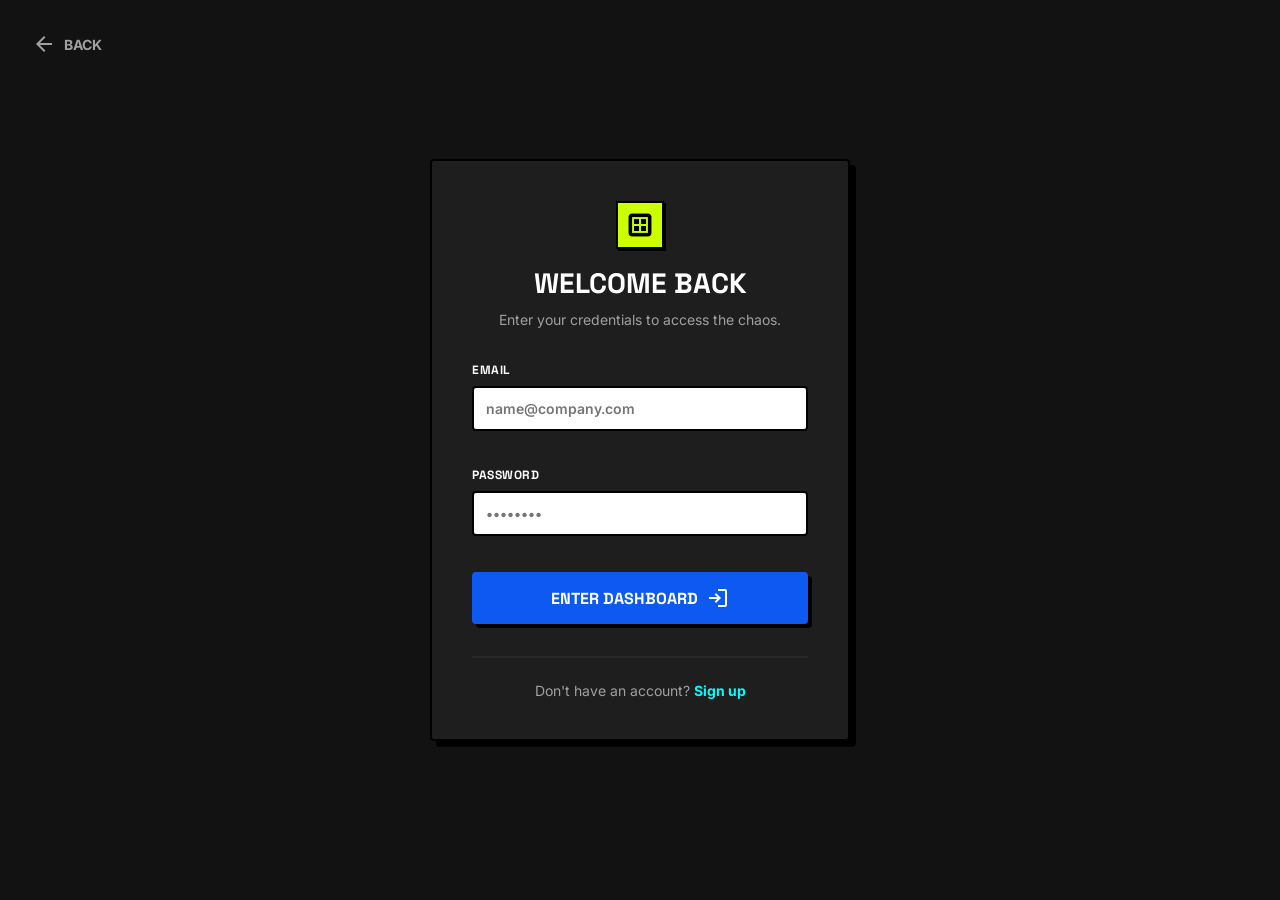
<file: login.html>
<!doctype html>
<html lang="en">
  <head>
    <meta charset="UTF-8" />
    <meta name="viewport" content="width=device-width, initial-scale=1.0" />
    <title>TaskFlow | Login</title>

    <link rel="preconnect" href="https://fonts.googleapis.com" />
    <link rel="preconnect" href="https://fonts.gstatic.com" crossorigin />
    <link
      href="https://fonts.googleapis.com/css2?family=Inter:wght@400;500;600;700&display=swap"
      rel="stylesheet"
    />
    <link
      href="https://fonts.googleapis.com/css2?family=Space+Grotesk:wght@300;400;500;600;700;900&display=swap"
      rel="stylesheet"
    />
    <link
      href="https://fonts.googleapis.com/css2?family=Material+Symbols+Outlined:wght,FILL@100..700,0..1&display=swap"
      rel="stylesheet"
    />

    <link rel="stylesheet" href="scss/main.css" />
  </head>
  <body class="auth-page">
    <a href="index.html" class="btn-back">
      <span class="material-symbols-outlined">arrow_back</span>
      Back
    </a>

    <div class="auth-container">
      <div class="auth-card">
        <div class="auth-header">
          <div class="logo-icon">
            <span class="material-symbols-outlined">dataset</span>
          </div>
          <h2>Welcome Back</h2>
          <p>Enter your credentials to access the chaos.</p>
        </div>

        <form id="login-form">
          <div class="form-group">
            <label for="email">Email</label>
            <input
              type="email"
              id="email"
              class="neo-input"
              placeholder="name@company.com"
              required
            />
          </div>

          <div class="form-group">
            <label for="password">Password</label>
            <input
              type="password"
              id="password"
              class="neo-input"
              placeholder="••••••••"
              required
            />
          </div>

          <button type="submit" class="btn-primary btn-block">
            ENTER DASHBOARD
            <span class="material-symbols-outlined">login</span>
          </button>
        </form>

        <div class="auth-footer">
          <p>Don't have an account? <a href="signup.html">Sign up</a></p>
        </div>
      </div>
    </div>

    <script>
      document.getElementById("login-form").addEventListener("submit", (e) => {
        e.preventDefault();
        // Simula login bem sucedido
        window.location.href = "dashboard.html";
      });
    </script>
  </body>
</html>
</file>
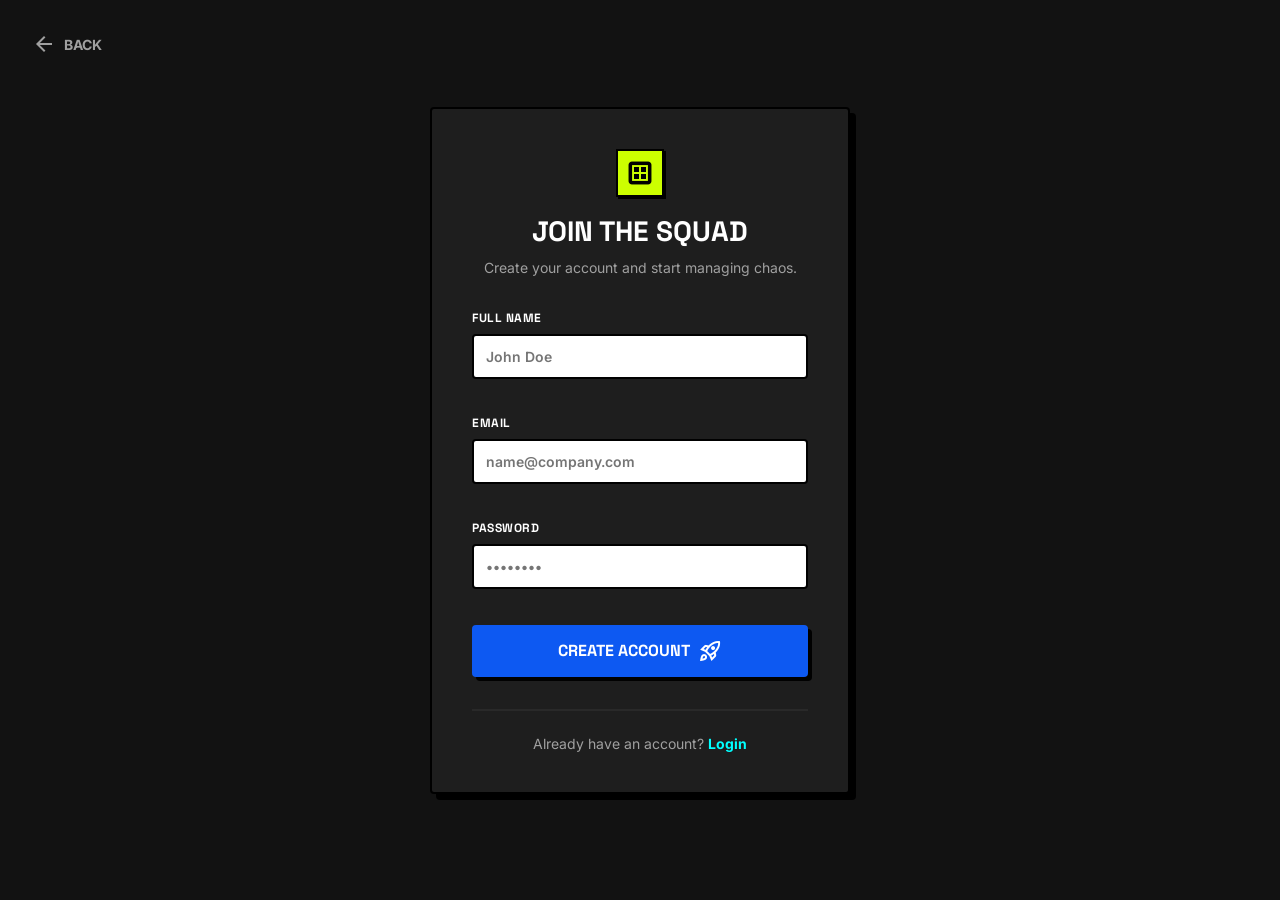
<file: signup.html>
<!doctype html>
<html lang="en">
  <head>
    <meta charset="UTF-8" />
    <meta name="viewport" content="width=device-width, initial-scale=1.0" />
    <title>TaskFlow | Join the Squad</title>

    <link rel="preconnect" href="https://fonts.googleapis.com" />
    <link rel="preconnect" href="https://fonts.gstatic.com" crossorigin />
    <link
      href="https://fonts.googleapis.com/css2?family=Inter:wght@400;500;600;700&display=swap"
      rel="stylesheet"
    />
    <link
      href="https://fonts.googleapis.com/css2?family=Space+Grotesk:wght@300;400;500;600;700;900&display=swap"
      rel="stylesheet"
    />
    <link
      href="https://fonts.googleapis.com/css2?family=Material+Symbols+Outlined:wght,FILL@100..700,0..1&display=swap"
      rel="stylesheet"
    />

    <link rel="stylesheet" href="scss/main.css" />
  </head>
  <body class="auth-page">
    <a href="index.html" class="btn-back">
      <span class="material-symbols-outlined">arrow_back</span>
      Back
    </a>

    <div class="auth-container">
      <div class="auth-card">
        <div class="auth-header">
          <div class="logo-icon">
            <span class="material-symbols-outlined">dataset</span>
          </div>
          <h2>Join the Squad</h2>
          <p>Create your account and start managing chaos.</p>
        </div>

        <form id="signup-form">
          <div class="form-group">
            <label for="name">Full Name</label>
            <input
              type="text"
              id="name"
              class="neo-input"
              placeholder="John Doe"
              required
            />
          </div>

          <div class="form-group">
            <label for="email">Email</label>
            <input
              type="email"
              id="email"
              class="neo-input"
              placeholder="name@company.com"
              required
            />
          </div>

          <div class="form-group">
            <label for="password">Password</label>
            <input
              type="password"
              id="password"
              class="neo-input"
              placeholder="••••••••"
              required
            />
          </div>

          <button type="submit" class="btn-primary btn-block">
            CREATE ACCOUNT
            <span class="material-symbols-outlined">rocket_launch</span>
          </button>
        </form>

        <div class="auth-footer">
          <p>Already have an account? <a href="login.html">Login</a></p>
        </div>
      </div>
    </div>

    <script>
      document.getElementById("signup-form").addEventListener("submit", (e) => {
        e.preventDefault();
        // Simula cadastro e vai para o dashboard
        window.location.href = "dashboard.html";
      });
    </script>
  </body>
</html>
</file>
<file: scss/main.css>
/* RESET */
* {
  margin: 0;
  padding: 0;
  box-sizing: border-box;
}

ul {
  list-style: none;
}

a {
  text-decoration: none;
  color: inherit;
}

button,
input {
  border: none;
  outline: none;
  font-family: inherit;
}

/* GLOBAL */
body {
  background-color: #121212;
  color: #FFFFFF;
  font-family: 'Inter', sans-serif;
  height: 100vh;
  overflow: hidden;
  -webkit-font-smoothing: antialiased;
}

/* --- UTILITÁRIOS --- */
.hidden {
  display: none !important;
}

/* LAYOUT: GRID & APP CONTAINER */
.app-container {
  display: flex;
  height: 100vh;
  width: 100vw;
  background-color: #121212;
  overflow: hidden;
}

.board-view {
  flex: 1;
  display: flex;
  flex-direction: column;
  min-width: 0;
  height: 100%;
  position: relative;
  background-image: radial-gradient(#333 1px, transparent 1px);
  background-size: 20px 20px;
}

/* COMPONENT: SIDEBAR (RESPONSIVO) */
.sidebar {
  width: 280px;
  height: 100%;
  background-color: #1E1E1E;
  border-right: 4px solid #000000;
  display: flex;
  flex-direction: column;
  box-shadow: 6px 6px 0px 0px #000000;
  z-index: 100;
  transition: transform 0.3s cubic-bezier(0.4, 0, 0.2, 1);
}

/* Regra Mobile para Sidebar */
@media (max-width: 1024px) {
  .sidebar {
    position: fixed;
    top: 0;
    left: 0;
    height: 100vh;
    transform: translateX(-100%);
    border-right: 4px solid #000;
  }

  .sidebar.active {
    transform: translateX(0);
    box-shadow: 0 0 0 100vw rgba(0, 0, 0, 0.7);
  }
}

.sidebar .logo-area {
  background-color: #ccff00;
  padding: 24px;
  border-bottom: 4px solid #000000;
  display: flex;
  align-items: center;
  justify-content: space-between;
  /* Ajuste para o botão X */
  gap: 12px;
  color: #000;
}

.sidebar .logo-area .logo-icon {
  background-color: #000;
  color: #fff;
  padding: 8px;
  border: 2px solid #000;
  box-shadow: 2px 2px 0px 0px #000000;
  display: flex;
  align-items: center;
  justify-content: center;
}

.sidebar .logo-area h1 {
  font-family: 'Space Grotesk', sans-serif;
  font-weight: 900;
  text-transform: uppercase;
  font-size: 24px;
  letter-spacing: -1px;
}

/* Botão Fechar Sidebar (Mobile) */
.btn-close-sidebar {
  display: none;
  background: transparent;
  border: none;
  cursor: pointer;
  margin-left: auto;
  color: #000;
}

.btn-close-sidebar .material-symbols-outlined {
  font-size: 28px;
  font-weight: bold;
}

@media (max-width: 1024px) {
  .btn-close-sidebar {
    display: block;
  }
}

.sidebar .main-nav {
  padding: 24px;
  display: flex;
  flex-direction: column;
  gap: 12px;
  border-bottom: 4px solid #000000;
}

.sidebar .main-nav .nav-item {
  display: flex;
  align-items: center;
  gap: 12px;
  padding: 12px 16px;
  border-radius: 4px;
  font-weight: 700;
  transition: all 0.2s ease;
  border: 2px solid transparent;
  color: #A0A0A0;
}

.sidebar .main-nav .nav-item:hover {
  background-color: #2A2A2A;
  color: #FFFFFF;
}

.sidebar .main-nav .nav-item.active {
  background-color: #FFFFFF;
  color: #000;
  border: 2px solid #000000;
  box-shadow: 4px 4px 0px 0px #000000;
  transform: translate(-2px, -2px);
}

.sidebar .active-squad {
  flex: 1;
  padding: 24px;
  overflow-y: auto;
}

.sidebar .active-squad h3 {
  color: #ff00ff;
  font-family: 'Space Grotesk', sans-serif;
  font-weight: 800;
  text-transform: uppercase;
  font-size: 14px;
  margin-bottom: 16px;
  display: flex;
  align-items: center;
  gap: 8px;
}

.sidebar .active-squad .squad-member {
  background-color: #2A2A2A;
  padding: 12px;
  border: 2px solid #000000;
  border-radius: 8px;
  box-shadow: 2px 2px 0px 0px #000000;
  display: flex;
  align-items: center;
  gap: 12px;
  cursor: pointer;
  transition: all 0.2s;
}

.sidebar .active-squad .squad-member:hover {
  border-color: #00ffff;
}

.sidebar .active-squad .squad-member .avatar-wrapper {
  position: relative;
  width: 40px;
  height: 40px;
}

.sidebar .active-squad .squad-member .avatar-wrapper img {
  width: 100%;
  height: 100%;
  border-radius: 50%;
  border: 2px solid #000;
}

.sidebar .active-squad .squad-member .avatar-wrapper::after {
  content: '';
  position: absolute;
  bottom: -2px;
  right: -2px;
  width: 12px;
  height: 12px;
  border-radius: 50%;
  border: 2px solid #000;
}

.sidebar .active-squad .squad-member .avatar-wrapper.neon-green::after {
  background-color: #ccff00;
}

.sidebar .active-squad .squad-member .avatar-wrapper.neon-pink::after {
  background-color: #ff00ff;
}

.sidebar .active-squad .squad-member .avatar-wrapper.neon-blue::after {
  background-color: #00ffff;
}

.sidebar .active-squad .squad-member .member-info {
  display: flex;
  flex-direction: column;
}

.sidebar .active-squad .squad-member .member-info .name {
  font-weight: 700;
  color: #FFFFFF;
  font-size: 14px;
}

.sidebar .active-squad .squad-member .member-info .status {
  font-size: 12px;
  color: #A0A0A0;
}

.sidebar .sidebar-footer {
  padding: 24px;
  background-color: #121212;
  border-top: 4px solid #000000;
}

.sidebar .sidebar-footer .btn-settings {
  width: 100%;
  background-color: #2A2A2A;
  color: #FFFFFF;
  padding: 12px;
  border: 2px solid #000000;
  border-radius: 4px;
  box-shadow: 2px 2px 0px 0px #000000;
  display: flex;
  align-items: center;
  justify-content: center;
  gap: 8px;
}

.sidebar .sidebar-footer .btn-settings:hover {
  background-color: #373737;
  transform: translate(-2px, -2px);
  box-shadow: 4px 4px 0px 0px #000000;
}

/* LAYOUT: HEADER (RESPONSIVO) */
.top-bar {
  height: 80px;
  background-color: #1E1E1E;
  border-bottom: 4px solid #000000;
  display: flex;
  justify-content: space-between;
  align-items: center;
  padding: 0 32px;
  box-shadow: 4px 4px 0px 0px #000000;
  z-index: 50;
  position: relative;
}

@media (max-width: 768px) {
  .top-bar {
    padding: 0 16px;
    gap: 12px;
  }
}

/* BOTÃO MENU MOBILE */
.btn-menu-mobile {
  display: none;
  background: transparent;
  color: #FFFFFF;
  cursor: pointer;
}

@media (max-width: 1024px) {
  .btn-menu-mobile {
    display: flex;
    align-items: center;
    justify-content: center;
  }

  .btn-menu-mobile .material-symbols-outlined {
    font-size: 32px;
  }
}

.top-bar .sprint-info {
  display: flex;
  align-items: center;
  gap: 24px;
}

.top-bar .sprint-info h2 {
  font-family: 'Space Grotesk', sans-serif;
  font-size: 32px;
  font-weight: 900;
  text-transform: uppercase;
  letter-spacing: -1px;
  color: #FFFFFF;
  margin: 0;
}

@media (max-width: 768px) {
  .top-bar .sprint-info h2 {
    font-size: 20px;
  }
}

.top-bar .sprint-info h2 .highlight-blue {
  color: #0d59f2;
}

.top-bar .sprint-info .badge-wrapper {
  display: flex;
  align-items: center;
  gap: 8px;
  padding: 6px 16px;
  background-color: #2A2A2A;
  border: 2px solid #000000;
  border-radius: 50px;
  box-shadow: 2px 2px 0px 0px #000000;
}

@media (max-width: 600px) {
  .top-bar .sprint-info .badge-wrapper {
    padding: 6px;
  }

  .top-bar .sprint-info .badge-wrapper .text {
    display: none;
  }
}

.top-bar .sprint-info .badge-wrapper .dot {
  width: 8px;
  height: 8px;
  background-color: #ccff00;
  border-radius: 50%;
  box-shadow: 0 0 5px #ccff00;
}

.top-bar .sprint-info .badge-wrapper .text {
  font-size: 12px;
  font-weight: 700;
  color: #A0A0A0;
  text-transform: uppercase;
  letter-spacing: 0.5px;
}

.top-bar .actions {
  display: flex;
  align-items: center;
  gap: 24px;
}

@media (max-width: 768px) {
  .top-bar .actions {
    gap: 12px;
  }
}

/* COMPONENT: INPUTS */
.search-wrapper {
  position: relative;
}

@media (max-width: 768px) {
  .search-wrapper {
    display: none;
  }
}

.search-input {
  width: 280px;
  padding: 10px 16px;
  padding-right: 40px;
  background-color: #121212;
  border: 2px solid #000000;
  border-radius: 4px;
  color: #FFFFFF;
  font-family: 'Inter', sans-serif;
  font-weight: 500;
  box-shadow: 2px 2px 0px 0px #000000;
  transition: all 0.2s;
}

.search-input:focus {
  border-color: #ff00ff;
  box-shadow: 4px 4px 0px 0px #000000;
  background-color: #181818;
}

.search-wrapper .search-icon {
  position: absolute;
  right: 12px;
  top: 50%;
  transform: translateY(-50%);
  color: #A0A0A0;
  pointer-events: none;
  font-size: 20px;
}

/* COMPONENT: BUTTONS */
button {
  cursor: pointer;
  transition: all 0.2s ease;
  font-weight: 600;
}

button:active {
  transform: scale(0.98);
}

.btn-primary {
  background-color: #0d59f2;
  color: white;
  padding: 10px 20px;
  border-radius: 4px;
  font-size: 14px;
  display: flex;
  align-items: center;
  gap: 8px;
}

/* Header Specific Button */
#btn-add-task {
  background-color: #0d59f2;
  color: #FFFFFF;
  border: 2px solid #000000;
  box-shadow: 4px 4px 0px 0px #000000;
  border-radius: 4px;
  font-family: 'Space Grotesk', sans-serif;
  font-weight: 700;
  font-size: 14px;
  letter-spacing: 0.5px;
  text-transform: uppercase;
  padding: 12px 24px;
}

@media (max-width: 600px) {
  #btn-add-task {
    padding: 10px;
  }

  #btn-add-task .btn-text {
    display: none;
  }
}

#btn-add-task:hover {
  transform: translate(-2px, -2px);
  box-shadow: 6px 6px 0px 0px #000000;
  background-color: #256af3;
}

#btn-add-task:active {
  transform: translate(0, 0);
  box-shadow: 2px 2px 0px 0px #000000;
}

/* LAYOUT: KANBAN BOARD */
.kanban-board {
  display: flex;
  gap: 32px;
  padding: 32px;
  height: 100%;
  overflow-x: auto;
  overflow-y: hidden;
  align-items: flex-start;
}

.kanban-board::-webkit-scrollbar {
  height: 16px;
}

.kanban-board::-webkit-scrollbar-track {
  background: #1E1E1E;
  border-top: 2px solid #000000;
}

.kanban-board::-webkit-scrollbar-thumb {
  background: #333;
  border: 2px solid #000000;
}

.kanban-board::-webkit-scrollbar-thumb:hover {
  background: #555;
}

.kanban-board .column {
  flex: 0 0 350px;
  max-width: 350px;
  height: 100%;
  display: flex;
  flex-direction: column;
}

.kanban-board .column .column-header {
  background-color: #1E1E1E;
  padding: 16px;
  margin-bottom: 24px;
  display: flex;
  justify-content: space-between;
  align-items: center;
  border: 2px solid #000000;
  box-shadow: 4px 4px 0px 0px #000000;
  font-family: 'Space Grotesk', sans-serif;
  font-weight: 800;
  font-size: 18px;
  text-transform: uppercase;
  letter-spacing: 0.5px;
}

.kanban-board .column .column-header.border-neon-green {
  border-bottom: 4px solid #ccff00;
  color: #ccff00;
}

.kanban-board .column .column-header.border-neon-green .status-dot {
  background-color: #ccff00;
}

.kanban-board .column .column-header.border-neon-pink {
  border-bottom: 4px solid #ff00ff;
  color: #ff00ff;
}

.kanban-board .column .column-header.border-neon-pink .status-dot {
  background-color: #ff00ff;
}

.kanban-board .column .column-header.border-neon-blue {
  border-bottom: 4px solid #0d59f2;
  color: #0d59f2;
}

.kanban-board .column .column-header.border-neon-blue .status-dot {
  background-color: #0d59f2;
}

.kanban-board .column .column-header .header-title {
  display: flex;
  align-items: center;
  gap: 8px;
}

.kanban-board .column .column-header .status-dot {
  width: 12px;
  height: 12px;
  border: 2px solid #000;
  border-radius: 50%;
}

.kanban-board .column .column-header .count {
  background-color: #121212;
  color: #FFFFFF;
  padding: 4px 10px;
  border-radius: 4px;
  font-family: monospace;
  font-size: 14px;
  border: 1px solid #333;
}

.kanban-board .column .task-list {
  flex: 1;
  overflow-y: auto;
  padding-right: 8px;
  padding-bottom: 40px;
  display: flex;
  flex-direction: column;
  gap: 16px;
}

.kanban-board .column .task-list::-webkit-scrollbar {
  width: 8px;
}

.kanban-board .column .task-list::-webkit-scrollbar-track {
  background: transparent;
}

.kanban-board .column .task-list::-webkit-scrollbar-thumb {
  background: #444;
  border-radius: 4px;
}

/* COMPONENT: CARDS */
.task-card {
  background-color: #ffffff;
  border: 2px solid #000000;
  border-radius: 8px;
  box-shadow: 4px 4px 0px 0px #000000;
  padding: 16px;
  margin-bottom: 16px;
  cursor: grab;
  transition: all 0.15s cubic-bezier(0.4, 0, 0.2, 1);
  display: flex;
  flex-direction: column;
  gap: 12px;
  position: relative;
  color: #000;
}

/* Card Colors */
.task-card.bg-yellow {
  background-color: #ffeb3b;
}

.task-card.bg-orange {
  background-color: #ff9800;
}

.task-card.bg-purple {
  background-color: #d0bcff;
}

.task-card.bg-blue {
  background-color: #90caf9;
}

.task-card.bg-pink {
  background-color: #d0bcff;
}

.task-card:hover {
  transform: translate(-2px, -2px);
  box-shadow: 6px 6px 0px 0px #000000;
  z-index: 10;
  border-color: #000;
}

.task-card:active {
  cursor: grabbing;
  transform: translate(0, 0);
  box-shadow: 2px 2px 0px 0px #000000;
}

.task-card.is-dragging {
  opacity: 0.5;
  border: 2px dashed #000;
  background-color: #f0f0f0 !important;
  box-shadow: none;
}

.task-card .card-header {
  display: flex;
  justify-content: space-between;
  align-items: flex-start;
}

.task-card .card-header .tag {
  font-size: 10px;
  font-weight: 800;
  text-transform: uppercase;
  letter-spacing: 0.5px;
  padding: 4px 8px;
  border-radius: 4px;
  border: 1px solid #000000;
  background-color: #fff;
  color: #000;
  box-shadow: 2px 2px 0px 0px #000000;
}

.task-card .card-header .tag.tag-design {
  background-color: #000;
  color: #fff;
  border: none;
}

.task-card .card-header .tag.tag-backend {
  background-color: #000;
  color: #fff;
  border: none;
}

.task-card .card-header .tag.tag-research {
  background-color: #000;
  color: #fff;
  border: none;
}

.task-card .card-header .btn-more {
  width: 24px;
  height: 24px;
  border-radius: 4px;
  background: transparent;
  display: flex;
  align-items: center;
  justify-content: center;
}

.task-card .card-header .btn-more:hover {
  background-color: rgba(0, 0, 0, 0.1);
}

.task-card .card-body h4 {
  font-family: 'Space Grotesk', sans-serif;
  font-size: 16px;
  font-weight: 700;
  margin-bottom: 8px;
  line-height: 1.3;
  color: #000;
}

.task-card .card-body p {
  font-size: 13px;
  font-weight: 500;
  color: rgba(0, 0, 0, 0.8);
  line-height: 1.5;
  display: -webkit-box;
  -webkit-line-clamp: 2;
  -webkit-box-orient: vertical;
  overflow: hidden;
  text-overflow: ellipsis;
}

.task-card .card-body .progress-bar {
  height: 8px;
  width: 100%;
  background-color: rgba(255, 255, 255, 0.5);
  border: 1px solid #000;
  border-radius: 4px;
  margin-top: 8px;
  overflow: hidden;
}

.task-card .card-body .progress-bar .fill {
  height: 100%;
  background-color: #000;
}

.task-card .card-footer {
  display: flex;
  justify-content: space-between;
  align-items: center;
  padding-top: 12px;
  border-top: 2px solid rgba(0, 0, 0, 0.1);
  margin-top: auto;
}

.task-card .card-footer .avatars {
  display: flex;
}

.task-card .card-footer .avatars .avatar-sm {
  width: 24px;
  height: 24px;
  border-radius: 50%;
  border: 2px solid #000;
  margin-left: -8px;
  background-color: #fff;
}

.task-card .card-footer .avatars .avatar-sm:first-child {
  margin-left: 0;
}

.task-card .card-footer .meta-info {
  display: flex;
  align-items: center;
  gap: 4px;
  font-size: 11px;
  font-weight: 700;
  color: #000;
}

.task-card .card-footer .meta-info.badge-ticket {
  background-color: #fff;
  border: 1px solid #000;
  padding: 2px 6px;
  border-radius: 4px;
  box-shadow: 1px 1px 0 #000;
}

/* COMPONENT: MODAL */
.modal-overlay {
  position: fixed;
  top: 0;
  left: 0;
  width: 100%;
  height: 100%;
  background-color: rgba(0, 0, 0, 0.7);
  backdrop-filter: blur(4px);
  z-index: 9999;
  display: flex;
  align-items: center;
  justify-content: center;
  opacity: 0;
  visibility: hidden;
  transition: all 0.2s ease;
}

.modal-overlay.active {
  opacity: 1;
  visibility: visible;
}

.modal-overlay.active .modal-content {
  transform: scale(1) translate(0, 0);
}

.modal-overlay .modal-content {
  width: 100%;
  max-width: 500px;
  background-color: #1E1E1E;
  border: 2px solid #000000;
  box-shadow: 6px 6px 0px 0px #000000;
  padding: 0;
  position: relative;
  transform: scale(0.95) translate(0, 10px);
  transition: all 0.3s cubic-bezier(0.175, 0.885, 0.32, 1.275);
}

.modal-overlay .modal-content .modal-header {
  background-color: #0d59f2;
  padding: 16px 24px;
  display: flex;
  justify-content: space-between;
  align-items: center;
  border-bottom: 2px solid #000000;
}

.modal-overlay .modal-content .modal-header h2 {
  font-family: 'Space Grotesk', sans-serif;
  font-weight: 800;
  text-transform: uppercase;
  font-size: 20px;
  color: #FFFFFF;
  margin: 0;
}

.modal-overlay .modal-content .modal-header .btn-close {
  background: transparent;
  color: #FFFFFF;
  width: 32px;
  height: 32px;
  display: flex;
  align-items: center;
  justify-content: center;
  border-radius: 4px;
}

.modal-overlay .modal-content .modal-header .btn-close:hover {
  background-color: rgba(0, 0, 0, 0.2);
}

.modal-overlay .modal-content form {
  padding: 24px;
}

.modal-overlay .modal-content form .form-group {
  margin-bottom: 20px;
}

.modal-overlay .modal-content form .modal-footer {
  margin-top: 32px;
  display: flex;
  justify-content: flex-end;
}

.modal-overlay .modal-content form .modal-footer button {
  width: 100%;
  justify-content: center;
  padding: 14px;
  font-size: 16px;
}

/* Modal Inputs */
.neo-input,
.neo-textarea,
.neo-select {
  width: 100%;
  background-color: #fff;
  color: #000;
  border: 2px solid #000000;
  border-radius: 4px;
  padding: 12px;
  font-family: 'Inter', sans-serif;
  font-size: 14px;
  font-weight: 600;
  margin-bottom: 16px;
  transition: all 0.2s;
  outline: none;
}

.neo-input:focus {
  transform: translate(-2px, -2px);
  box-shadow: 4px 4px 0px 0px #000000;
  border-color: #0d59f2;
}

label {
  display: block;
  font-family: 'Space Grotesk', sans-serif;
  font-weight: 700;
  font-size: 14px;
  color: #FFFFFF;
  margin-bottom: 8px;
  text-transform: uppercase;
  letter-spacing: 0.5px;
}

/* --- ESTILOS DA LANDING PAGE (ADICIONADO AGORA) --- */

.landing-page {
  background-color: #121212;
  color: #FFFFFF;
  overflow-x: hidden;
  overflow-y: auto !important;
  /* Habilita scroll vertical na Landing */
  height: auto !important;
}

/* NAVBAR */
.landing-nav {
  position: fixed;
  top: 0;
  left: 0;
  width: 100%;
  background-color: rgba(18, 18, 18, 0.9);
  backdrop-filter: blur(10px);
  border-bottom: 4px solid #000;
  z-index: 1000;
  padding: 0 24px;
}

.landing-nav .nav-container {
  max-width: 1200px;
  margin: 0 auto;
  height: 80px;
  display: flex;
  justify-content: space-between;
  align-items: center;
}

.landing-nav .logo-area {
  display: flex;
  align-items: center;
  gap: 12px;
}

.landing-nav .logo-area .logo-icon {
  background-color: #ccff00;
  color: #000;
  width: 40px;
  height: 40px;
  display: flex;
  align-items: center;
  justify-content: center;
  border: 2px solid #000;
  box-shadow: 2px 2px 0px 0px #000000;
}

.landing-nav .logo-area h1 {
  font-family: 'Space Grotesk', sans-serif;
  font-weight: 900;
  font-size: 24px;
  text-transform: uppercase;
  letter-spacing: -1px;
}

.landing-nav .nav-links {
  display: none;
  gap: 32px;
}

@media (min-width: 768px) {
  .landing-nav .nav-links {
    display: flex;
  }
}

.landing-nav .nav-links a {
  font-weight: 700;
  color: #A0A0A0;
  text-transform: uppercase;
  font-size: 14px;
}

.landing-nav .nav-links a:hover {
  color: #FFFFFF;
  text-decoration: underline;
}

.landing-nav .nav-actions {
  display: flex;
  align-items: center;
  gap: 16px;
}

.landing-nav .nav-actions .btn-link {
  font-weight: 700;
}

.landing-nav .nav-actions .btn-link:hover {
  text-decoration: underline;
}

.landing-nav .nav-actions .btn-cta {
  font-family: 'Space Grotesk', sans-serif;
  font-weight: 800;
  border: 2px solid #000;
  box-shadow: 4px 4px 0px 0px #000000;
  background-color: #ccff00;
  color: #000;
}

.landing-nav .nav-actions .btn-cta:hover {
  background-color: #d4ff33;
  box-shadow: 6px 6px 0px 0px #000000;
  transform: translate(-2px, -2px);
}

/* HERO SECTION */
.hero-section {
  padding-top: 140px;
  padding-bottom: 80px;
  min-height: 90vh;
  display: flex;
  flex-direction: column;
  align-items: center;
  text-align: center;
  position: relative;
  overflow: hidden;
}

.hero-section .hero-bg-elements {
  position: absolute;
  z-index: 0;
  top: 0;
  left: 0;
  right: 0;
  bottom: 0;
  pointer-events: none;
}

.hero-section .hero-bg-elements .blob {
  position: absolute;
  border-radius: 50%;
  filter: blur(80px);
  opacity: 0.2;
}

.hero-section .hero-bg-elements .blob-blue {
  width: 300px;
  height: 300px;
  top: 10%;
  right: 10%;
  background: #0d59f2;
}

.hero-section .hero-bg-elements .blob-pink {
  width: 400px;
  height: 400px;
  bottom: 10%;
  left: 10%;
  background: #ff00ff;
}

.hero-section .hero-content {
  z-index: 2;
  max-width: 800px;
  padding: 0 20px;
}

.hero-section .hero-title {
  font-family: 'Space Grotesk', sans-serif;
  font-size: 4rem;
  line-height: 1;
  font-weight: 900;
  text-transform: uppercase;
  margin-bottom: 24px;
}

@media (max-width: 768px) {
  .hero-section .hero-title {
    font-size: 2.5rem;
  }
}

.hero-section .hero-title .highlight-neon {
  color: #ccff00;
}

.hero-section .hero-subtitle {
  font-size: 1.25rem;
  color: #A0A0A0;
  margin-bottom: 40px;
  line-height: 1.6;
  border-left: 4px solid #ff00ff;
  padding-left: 16px;
  text-align: left;
  margin-left: auto;
  margin-right: auto;
  max-width: 600px;
}

.hero-section .hero-buttons {
  display: flex;
  gap: 16px;
  justify-content: center;
  flex-wrap: wrap;
}

.hero-section .hero-buttons .btn-mega {
  padding: 16px 32px;
  font-size: 1.25rem;
  font-weight: 900;
  text-transform: uppercase;
  border: 4px solid #000;
  box-shadow: 6px 6px 0px 0px #000000;
  display: flex;
  align-items: center;
  gap: 8px;
  transition: all 0.2s;
}

.hero-section .hero-buttons .btn-mega:hover {
  transform: translate(-4px, -4px);
  box-shadow: 10px 10px 0 0 #000;
}

.hero-section .hero-buttons .btn-mega:active {
  transform: translate(0, 0);
  box-shadow: 2px 2px 0 0 #000;
}

.hero-section .hero-buttons .btn-pink {
  background-color: #ff00ff;
  color: #000;
}

.hero-section .hero-buttons .btn-white {
  background-color: #fff;
  color: #000;
}

.hero-section .hero-visual {
  margin-top: 60px;
  z-index: 2;
}

.hero-section .hero-visual .mockup-card {
  width: 300px;
  height: 400px;
  background-color: #ffeb3b;
  border: 4px solid #000;
  box-shadow: 6px 6px 0px 0px #000000;
  padding: 24px;
  transform: rotate(3deg);
  transition: transform 0.3s;
  display: flex;
  flex-direction: column;
}

.hero-section .hero-visual .mockup-card:hover {
  transform: rotate(0deg) scale(1.05);
}

.hero-section .hero-visual .mockup-card .card-top {
  display: flex;
  justify-content: space-between;
  align-items: center;
  margin-bottom: 32px;
}

.hero-section .hero-visual .mockup-card .card-top .badge-black {
  background: #000;
  color: #fff;
  padding: 4px 8px;
  font-weight: 700;
  font-size: 12px;
}

.hero-section .hero-visual .mockup-card .card-top .status-dot {
  width: 16px;
  height: 16px;
  border-radius: 50%;
  border: 2px solid #000;
}

.hero-section .hero-visual .mockup-card .card-top .red {
  background-color: #ff4444;
}

.hero-section .hero-visual .mockup-card .lines {
  display: flex;
  flex-direction: column;
  gap: 12px;
  flex: 1;
}

.hero-section .hero-visual .mockup-card .lines .line {
  height: 12px;
  background-color: #000;
  opacity: 0.1;
}

.hero-section .hero-visual .mockup-card .lines .w-full {
  width: 100%;
}

.hero-section .hero-visual .mockup-card .lines .w-80 {
  width: 80%;
}

.hero-section .hero-visual .mockup-card .lines .w-60 {
  width: 60%;
}

.hero-section .hero-visual .mockup-card .card-bottom {
  border-top: 4px solid #000;
  padding-top: 16px;
  display: flex;
  justify-content: space-between;
  align-items: center;
}

.hero-section .hero-visual .mockup-card .card-bottom .tag-done {
  background-color: #00ffff;
  border: 2px solid #000;
  padding: 4px 8px;
  font-weight: 800;
  display: flex;
  align-items: center;
  gap: 4px;
  color: #000;
  box-shadow: 2px 2px 0px 0px #000000;
}

.hero-section .hero-visual .mockup-card .card-bottom .arrow {
  font-size: 32px;
  color: #000;
}

/* MARQUEE */
.marquee-strip {
  background-color: #ccff00;
  border-top: 4px solid #000;
  border-bottom: 4px solid #000;
  padding: 16px 0;
  overflow: hidden;
  white-space: nowrap;
}

.marquee-strip .marquee-content {
  display: inline-block;
  animation: marquee 20s linear infinite;
}

.marquee-strip .marquee-content span {
  font-family: 'Space Grotesk', sans-serif;
  font-weight: 900;
  font-size: 24px;
  color: #000;
  margin-right: 40px;
}

/* FEATURES SECTION */
.features-section {
  padding: 80px 24px;
  background-color: #121212;
  max-width: 1200px;
  margin: 0 auto;
}

.features-section .section-header {
  text-align: center;
  margin-bottom: 60px;
}

.features-section .section-header h2 {
  font-family: 'Space Grotesk', sans-serif;
  font-size: 3rem;
  font-weight: 900;
  text-transform: uppercase;
}

.features-section .features-grid {
  display: grid;
  grid-template-columns: repeat(auto-fit, minmax(300px, 1fr));
  gap: 32px;
}

.features-section .features-grid .feature-card {
  background-color: #121212;
  border: 4px solid;
  padding: 32px;
  box-shadow: 6px 6px 0px 0px #000000;
  transition: transform 0.2s;
}

.features-section .features-grid .feature-card:hover {
  transform: translateY(-8px);
}

.features-section .features-grid .feature-card.border-green {
  border-color: #ccff00;
}

.features-section .features-grid .feature-card.border-green .icon-box {
  background-color: #ccff00;
}

.features-section .features-grid .feature-card.border-green h3 {
  color: #ccff00;
}

.features-section .features-grid .feature-card.border-cyan {
  border-color: #00ffff;
}

.features-section .features-grid .feature-card.border-cyan .icon-box {
  background-color: #00ffff;
}

.features-section .features-grid .feature-card.border-cyan h3 {
  color: #00ffff;
}

.features-section .features-grid .feature-card.border-pink {
  border-color: #ff00ff;
}

.features-section .features-grid .feature-card.border-pink .icon-box {
  background-color: #ff00ff;
}

.features-section .features-grid .feature-card.border-pink h3 {
  color: #ff00ff;
}

.features-section .features-grid .feature-card .icon-box {
  width: 64px;
  height: 64px;
  border: 2px solid #000;
  display: flex;
  align-items: center;
  justify-content: center;
  margin-bottom: 24px;
  box-shadow: 4px 4px 0px 0px #000000;
}

.features-section .features-grid .feature-card .icon-box span {
  font-size: 32px;
  color: #000;
}

.features-section .features-grid .feature-card h3 {
  font-size: 1.5rem;
  font-weight: 900;
  text-transform: uppercase;
  margin-bottom: 16px;
  font-family: 'Space Grotesk', sans-serif;
}

.features-section .features-grid .feature-card p {
  color: #A0A0A0;
  line-height: 1.6;
}

/* STEPS SECTION */
.steps-section {
  background-color: #ccff00;
  color: #000;
  padding: 80px 24px;
  border-top: 4px solid #000;
  border-bottom: 4px solid #000;
}

.steps-section .section-container {
  max-width: 1200px;
  margin: 0 auto;
  display: flex;
  flex-direction: column;
  gap: 40px;
}

@media (min-width: 1024px) {
  .steps-section .section-container {
    flex-direction: row;
    align-items: flex-start;
  }
}

.steps-section .section-title {
  font-family: 'Space Grotesk', sans-serif;
  font-size: 4rem;
  font-weight: 900;
  line-height: 0.9;
  flex: 1;
}

.steps-section .steps-grid {
  flex: 2;
  display: grid;
  grid-template-columns: repeat(auto-fit, minmax(250px, 1fr));
  gap: 24px;
}

.steps-section .steps-grid .step-card {
  background-color: #fff;
  border: 4px solid #000;
  padding: 24px;
  box-shadow: 6px 6px 0px 0px #000000;
  position: relative;
}

.steps-section .steps-grid .step-card .step-number {
  position: absolute;
  top: -20px;
  left: -20px;
  font-size: 4rem;
  font-weight: 900;
  color: transparent;
  -webkit-text-stroke: 2px #000;
}

.steps-section .steps-grid .step-card h4 {
  font-size: 1.25rem;
  font-weight: 900;
  text-transform: uppercase;
  margin-bottom: 8px;
  margin-top: 24px;
}

/* FOOTER */
.landing-footer {
  background-color: #000;
  color: #fff;
  padding: 60px 24px;
  border-top: 4px solid #fff;
}

.landing-footer .footer-content {
  max-width: 1200px;
  margin: 0 auto;
  display: flex;
  flex-direction: column;
  align-items: center;
  gap: 40px;
  text-align: center;
}

@media (min-width: 768px) {
  .landing-footer .footer-content {
    flex-direction: row;
    justify-content: space-between;
    text-align: left;
  }
}

.landing-footer .footer-brand {
  display: flex;
  align-items: center;
  gap: 12px;
}

.landing-footer .footer-brand .logo-box {
  background-color: #ccff00;
  width: 32px;
  height: 32px;
  display: flex;
  align-items: center;
  justify-content: center;
  border: 2px solid #fff;
}

.landing-footer .footer-brand .logo-box span {
  color: #000;
  font-size: 20px;
}

.landing-footer .footer-brand h2 {
  font-weight: 900;
  font-family: 'Space Grotesk', sans-serif;
}

.landing-footer .footer-links {
  display: flex;
  gap: 24px;
}

.landing-footer .footer-links a {
  font-weight: 700;
  text-transform: uppercase;
  color: #A0A0A0;
}

.landing-footer .footer-links a:hover {
  color: #ccff00;
}

.landing-footer .footer-copy {
  color: #A0A0A0;
  font-size: 0.8rem;
}

@keyframes marquee {
  0% {
    transform: translateX(0);
  }

  100% {
    transform: translateX(-50%);
  }
}

/* --- SOCIAL PROOF (LOVED BY BUILDERS) --- */
.reviews-section {
  padding: 80px 24px;
  background-color: #121212;
  max-width: 1200px;
  margin: 0 auto;
}

.reviews-section .section-header {
  text-align: center;
  margin-bottom: 60px;
}

.reviews-section .section-header h2 {
  font-family: 'Space Grotesk', sans-serif;
  font-size: 3rem;
  font-weight: 900;
  text-transform: uppercase;
  color: #FFFFFF;
}

.reviews-section .section-header h2 .highlight-pink {
  color: #ff00ff;
}

.reviews-section .reviews-grid {
  display: grid;
  grid-template-columns: repeat(auto-fit, minmax(300px, 1fr));
  gap: 32px;
}

.reviews-section .reviews-grid .review-card {
  border: 4px solid #000000;
  padding: 24px;
  box-shadow: 4px 4px 0px 0px #000000;
  /* Sombra Neo */
  color: #000000;
  display: flex;
  flex-direction: column;
  gap: 16px;
  transition: transform 0.2s;
}

.reviews-section .reviews-grid .review-card:hover {
  transform: translate(-4px, -4px);
  box-shadow: 8px 8px 0px 0px #000000;
  /* Sombra aumenta no hover */
}

/* Cores dos cards de review */
.reviews-section .reviews-grid .review-card.bg-white {
  background-color: #ffffff;
}

.reviews-section .reviews-grid .review-card.bg-yellow {
  background-color: #ffeb3b;
}

.reviews-section .reviews-grid .review-card .user-info {
  display: flex;
  align-items: center;
  gap: 12px;
  padding-bottom: 16px;
  border-bottom: 2px solid #000000;
}

.reviews-section .reviews-grid .review-card .user-info .avatar {
  width: 48px;
  height: 48px;
  border-radius: 50%;
  border: 2px solid #000000;
  background-color: #eee;
  object-fit: cover;
}

.reviews-section .reviews-grid .review-card .user-info h5 {
  font-family: 'Space Grotesk', sans-serif;
  font-weight: 800;
  font-size: 1.1rem;
  margin: 0;
  line-height: 1.1;
}

.reviews-section .reviews-grid .review-card .user-info small {
  font-family: 'Inter', sans-serif;
  font-weight: 600;
  text-transform: uppercase;
  font-size: 0.8rem;
  opacity: 0.8;
}

.reviews-section .reviews-grid .review-card p {
  font-family: 'Inter', sans-serif;
  font-weight: 600;
  font-size: 1.1rem;
  line-height: 1.5;
}

/* --- FAQ SECTION --- */
.faq-section {
  padding: 80px 24px;
  background-color: #1E1E1E;
  /* Fundo cinza escuro para contraste */
  border-top: 4px solid #000000;
  border-bottom: 4px solid #000000;
}

.faq-section .faq-container {
  max-width: 800px;
  margin: 0 auto;
}

.faq-section h2 {
  font-family: 'Space Grotesk', sans-serif;
  font-size: 3rem;
  font-weight: 900;
  text-align: center;
  margin-bottom: 48px;
  color: #FFFFFF;
  text-transform: uppercase;
}

.faq-section .faq-item {
  background-color: #121212;
  border: 2px solid #000000;
  margin-bottom: 16px;
  box-shadow: 4px 4px 0px 0px #000000;
  transition: all 0.2s ease;
  border-radius: 4px;
}

/* Estado Aberto do FAQ */
.faq-section .faq-item[open] {
  box-shadow: none;
  transform: translate(4px, 4px);
  background-color: #121212;
  border-color: #ccff00;
  /* Borda Verde Neon quando aberto */
}

.faq-section .faq-item summary {
  padding: 20px 24px;
  cursor: pointer;
  font-family: 'Space Grotesk', sans-serif;
  font-weight: 700;
  font-size: 1.25rem;
  color: #FFFFFF;
  display: flex;
  justify-content: space-between;
  align-items: center;
  list-style: none;
}

.faq-section .faq-item summary::-webkit-details-marker {
  display: none;
}

/* Ícone + e - feito com CSS puro */
.faq-section .faq-item summary::after {
  content: '+';
  font-family: 'Space Grotesk', sans-serif;
  font-size: 2rem;
  color: #ccff00;
  /* Verde Neon */
  font-weight: 300;
  line-height: 1;
}

.faq-section .faq-item[open] summary::after {
  content: '-';
  color: #ff00ff;
  /* Rosa Neon */
}

.faq-section .faq-item .faq-content {
  padding: 0 24px 24px 24px;
  color: #A0A0A0;
  line-height: 1.6;
  font-family: 'Inter', sans-serif;
  font-size: 1rem;
}

/* --- PRICING SECTION --- */
.pricing-section {
  padding: 100px 24px;
  background-color: #1E1E1E;
  /* $bg-surface */
  border-top: 4px solid #000000;
  border-bottom: 4px solid #000000;
}

.pricing-section .section-header {
  text-align: center;
  margin-bottom: 60px;
}

.pricing-section .section-header h2 {
  font-family: 'Space Grotesk', sans-serif;
  font-size: 3rem;
  font-weight: 900;
  text-transform: uppercase;
  color: #FFFFFF;
}

.pricing-section .section-header h2 .highlight-neon {
  color: #00ffff;
  /* $color-neon-blue */
}

.pricing-section .pricing-grid {
  display: grid;
  grid-template-columns: repeat(auto-fit, minmax(300px, 1fr));
  gap: 32px;
  max-width: 1200px;
  margin: 0 auto;
}

.pricing-section .pricing-grid .pricing-card {
  background-color: #121212;
  /* $bg-dark */
  border: 4px solid #000000;
  padding: 40px 32px;
  box-shadow: 4px 4px 0px 0px #000000;
  display: flex;
  flex-direction: column;
  position: relative;
  transition: transform 0.2s;
  color: #FFFFFF;
}

.pricing-section .pricing-grid .pricing-card:hover {
  transform: translate(-4px, -4px);
  box-shadow: 8px 8px 0px 0px #000000;
}

/* Card de Destaque (Best Value) */
.pricing-section .pricing-grid .pricing-card.best-value {
  background-color: #FFFFFF;
  color: #000000;
  transform: scale(1.05);
  z-index: 2;
  border-color: #000000;
}

.pricing-section .pricing-grid .pricing-card.best-value:hover {
  transform: scale(1.05) translate(-4px, -4px);
}

.pricing-section .pricing-grid .pricing-card.best-value .price {
  color: #000000;
}

.pricing-section .pricing-grid .pricing-card.best-value .price span {
  color: #666666;
}

.pricing-section .pricing-grid .pricing-card.best-value ul li::before {
  color: #0d59f2;
  /* $color-primary */
}

.pricing-section .pricing-grid .pricing-card.best-value .badge {
  position: absolute;
  top: -16px;
  left: 50%;
  transform: translateX(-50%);
  background-color: #ff00ff;
  /* $color-neon-pink */
  color: #000000;
  font-weight: 800;
  padding: 4px 12px;
  border: 2px solid #000000;
  text-transform: uppercase;
  font-size: 12px;
}

/* Tipografia e Elementos do Card */
.pricing-section .pricing-grid .pricing-card h3 {
  font-family: 'Space Grotesk', sans-serif;
  font-size: 1.5rem;
  font-weight: 900;
  text-transform: uppercase;
  margin-bottom: 16px;
}

.pricing-section .pricing-grid .pricing-card .price {
  font-size: 3.5rem;
  font-weight: 900;
  margin-bottom: 16px;
  font-family: 'Space Grotesk', sans-serif;
}

.pricing-section .pricing-grid .pricing-card .price span {
  font-size: 1rem;
  color: #A0A0A0;
  font-weight: 600;
}

.pricing-section .pricing-grid .pricing-card p {
  font-size: 0.9rem;
  margin-bottom: 32px;
  color: #A0A0A0;
  /* $text-gray */
  font-weight: 500;
  font-family: 'Inter', sans-serif;
}

/* Lista de Benefícios */
.pricing-section .pricing-grid .pricing-card ul {
  list-style: none;
  flex: 1;
  margin-bottom: 32px;
}

.pricing-section .pricing-grid .pricing-card ul li {
  margin-bottom: 12px;
  display: flex;
  align-items: center;
  gap: 8px;
  font-weight: 600;
  font-family: 'Inter', sans-serif;
}

.pricing-section .pricing-grid .pricing-card ul li::before {
  content: '✔';
  color: #ccff00;
  /* $color-neon-green */
  font-weight: 900;
}

/* Botão do Card */
.pricing-section .pricing-grid .pricing-card .btn-price {
  width: 100%;
  padding: 14px;
  text-align: center;
  border: 2px solid #000000;
  font-weight: 800;
  text-transform: uppercase;
  background: transparent;
  color: inherit;
  cursor: pointer;
  transition: all 0.2s;
  font-family: 'Space Grotesk', sans-serif;
  display: block;
  /* Garante que o link ocupe o espaço */
}

.pricing-section .pricing-grid .pricing-card .btn-price:hover {
  background-color: #ccff00;
  /* $color-neon-green */
  color: #000000;
}

.pricing-section .pricing-grid .pricing-card .btn-price.btn-fill {
  background-color: #0d59f2;
  /* $color-primary */
  color: #ffffff;
}

.pricing-section .pricing-grid .pricing-card .btn-price.btn-fill:hover {
  background-color: #256af3;
  /* lighten($color-primary, 5%) */
  color: #ffffff;
}

/* --- ESTILOS DE AUTENTICAÇÃO (LOGIN/SIGNUP) --- */

.auth-page {
  background-color: #121212;
  min-height: 100vh;
  display: flex;
  flex-direction: column;
  align-items: center;
  justify-content: center;
  position: relative;
  padding: 24px;
}

.auth-page .btn-back {
  position: absolute;
  top: 32px;
  left: 32px;
  display: flex;
  align-items: center;
  gap: 8px;
  font-weight: 700;
  color: #A0A0A0;
  text-transform: uppercase;
  font-size: 14px;
  transition: all 0.2s;
}

.auth-page .btn-back:hover {
  color: #FFFFFF;
  transform: translateX(-4px);
}

.auth-page .auth-container {
  width: 100%;
  max-width: 420px;
  position: relative;
  z-index: 2;
}

.auth-page .auth-card {
  background-color: #1E1E1E;
  border: 2px solid #000000;
  box-shadow: 6px 6px 0px 0px #000000;
  padding: 40px;
  border-radius: 4px;
  position: relative;
}

.auth-page .auth-card .auth-header {
  text-align: center;
  margin-bottom: 32px;
  display: flex;
  flex-direction: column;
  align-items: center;
}

.auth-page .auth-card .auth-header .logo-icon {
  width: 48px;
  height: 48px;
  background-color: #ccff00;
  color: #000;
  display: flex;
  align-items: center;
  justify-content: center;
  border: 2px solid #000;
  box-shadow: 2px 2px 0px 0px #000000;
  margin-bottom: 16px;
}

.auth-page .auth-card .auth-header .logo-icon span {
  font-size: 28px;
  font-weight: 900;
}

.auth-page .auth-card .auth-header h2 {
  font-family: 'Space Grotesk', sans-serif;
  font-size: 28px;
  font-weight: 900;
  text-transform: uppercase;
  margin-bottom: 8px;
  color: #FFFFFF;
}

.auth-page .auth-card .auth-header p {
  color: #A0A0A0;
  font-size: 14px;
  line-height: 1.5;
}

.auth-page .auth-card form .form-group {
  margin-bottom: 20px;
}

.auth-page .auth-card form .form-group label {
  margin-bottom: 8px;
  display: block;
  font-size: 12px;
}

.auth-page .auth-card form .btn-block {
  width: 100%;
  justify-content: center;
  padding: 14px;
  font-size: 16px;
  margin-top: 16px;
  text-transform: uppercase;
  font-family: 'Space Grotesk', sans-serif;
  font-weight: 700;
  box-shadow: 4px 4px 0px 0px #000000;
}

.auth-page .auth-card form .btn-block:hover {
  box-shadow: 6px 6px 0px 0px #000000;
  transform: translate(-2px, -2px);
}

.auth-page .auth-card .auth-footer {
  margin-top: 32px;
  text-align: center;
  font-size: 14px;
  color: #A0A0A0;
  border-top: 2px solid rgba(255, 255, 255, 0.05);
  padding-top: 24px;
}

.auth-page .auth-card .auth-footer a {
  color: #00ffff;
  font-weight: 700;
}

.auth-page .auth-card .auth-footer a:hover {
  text-decoration: underline;
}

/* --- ESTILOS DE AUTENTICAÇÃO (LOGIN & SIGNUP) --- */

.auth-page {
  background-color: #121212;
  min-height: 100vh;
  display: flex;
  flex-direction: column;
  align-items: center;
  justify-content: center;
  position: relative;
  padding: 24px;
}

.auth-page .btn-back {
  position: absolute;
  top: 32px;
  left: 32px;
  display: flex;
  align-items: center;
  gap: 8px;
  font-weight: 700;
  color: #A0A0A0;
  text-transform: uppercase;
  font-size: 14px;
  transition: all 0.2s;
}

.auth-page .btn-back:hover {
  color: #FFFFFF;
  transform: translateX(-4px);
}

.auth-page .auth-container {
  width: 100%;
  max-width: 420px;
  position: relative;
  z-index: 2;
}

.auth-page .auth-card {
  background-color: #1E1E1E;
  border: 2px solid #000000;
  box-shadow: 6px 6px 0px 0px #000000;
  padding: 40px;
  border-radius: 4px;
  position: relative;
}

.auth-page .auth-card .auth-header {
  text-align: center;
  margin-bottom: 32px;
  display: flex;
  flex-direction: column;
  align-items: center;
}

.auth-page .auth-card .auth-header .logo-icon {
  width: 48px;
  height: 48px;
  background-color: #ccff00;
  color: #000;
  display: flex;
  align-items: center;
  justify-content: center;
  border: 2px solid #000;
  box-shadow: 2px 2px 0px 0px #000000;
  margin-bottom: 16px;
}

.auth-page .auth-card .auth-header .logo-icon span {
  font-size: 28px;
  font-weight: 900;
}

.auth-page .auth-card .auth-header h2 {
  font-family: 'Space Grotesk', sans-serif;
  font-size: 28px;
  font-weight: 900;
  text-transform: uppercase;
  margin-bottom: 8px;
  color: #FFFFFF;
}

.auth-page .auth-card .auth-header p {
  color: #A0A0A0;
  font-size: 14px;
  line-height: 1.5;
}

.auth-page .auth-card form .form-group {
  margin-bottom: 20px;
}

.auth-page .auth-card form .form-group label {
  margin-bottom: 8px;
  display: block;
  font-size: 12px;
}

.auth-page .auth-card form .btn-block {
  width: 100%;
  justify-content: center;
  padding: 14px;
  font-size: 16px;
  margin-top: 16px;
  text-transform: uppercase;
  font-family: 'Space Grotesk', sans-serif;
  font-weight: 700;
  box-shadow: 4px 4px 0px 0px #000000;
}

.auth-page .auth-card form .btn-block:hover {
  box-shadow: 6px 6px 0px 0px #000000;
  transform: translate(-2px, -2px);
}

.auth-page .auth-card .auth-footer {
  margin-top: 32px;
  text-align: center;
  font-size: 14px;
  color: #A0A0A0;
  border-top: 2px solid rgba(255, 255, 255, 0.05);
  padding-top: 24px;
}

.auth-page .auth-card .auth-footer a {
  color: #00ffff;
  font-weight: 700;
}

.auth-page .auth-card .auth-footer a:hover {
  text-decoration: underline;
}

/* --- ESTILOS DA PÁGINA DE BACKLOG --- */

.backlog-container {
  padding: 32px;
  height: 100%;
  overflow-y: auto;
  /* Permite scroll vertical na lista */
}

/* Container que limita a largura para ficar bonito */
.backlog-container .backlog-list {
  max-width: 900px;
  margin: 0 auto;
  display: flex;
  flex-direction: column;
  gap: 16px;
  padding-bottom: 40px;
}

/* O Card Horizontal do Backlog */
.backlog-card {
  background-color: #ffffff;
  border: 2px solid #000000;
  border-radius: 8px;
  /* $radius-md */
  box-shadow: 4px 4px 0px 0px #000000;
  /* $shadow-neo */
  padding: 16px 24px;
  display: flex;
  align-items: center;
  justify-content: space-between;
  transition: all 0.2s ease;
  cursor: grab;
}

.backlog-card.bg-yellow {
  background-color: #ffeb3b;
}

.backlog-card:hover {
  transform: translate(-2px, -2px);
  box-shadow: 6px 6px 0px 0px #000000;
  border-color: #000;
}

/* Lado Esquerdo do Card (Ícone e Texto) */
.backlog-card .card-left {
  display: flex;
  align-items: center;
  gap: 20px;
}

.backlog-card .card-left .drag-handle {
  color: #A0A0A0;
  cursor: grab;
}

.backlog-card .card-left .card-content h4 {
  font-family: 'Space Grotesk', sans-serif;
  font-size: 16px;
  font-weight: 700;
  margin-bottom: 4px;
  color: #000;
}

.backlog-card .card-left .card-content p {
  font-family: 'Inter', sans-serif;
  font-size: 13px;
  color: rgba(0, 0, 0, 0.6);
  margin: 0;
}

/* Lado Direito do Card (Tags, Avatares, Ações) */
.backlog-card .card-right {
  display: flex;
  align-items: center;
  gap: 24px;
}

/* Responsividade do Card */
@media (max-width: 768px) {
  .backlog-card {
    flex-direction: column;
    align-items: flex-start;
    gap: 16px;
  }

  .backlog-card .card-right {
    width: 100%;
    justify-content: space-between;
    border-top: 1px solid rgba(0, 0, 0, 0.1);
    padding-top: 12px;
  }
}

/* Reutilizando estilos de Tag e Avatar */
.backlog-card .tag {
  font-size: 10px;
  font-weight: 800;
  text-transform: uppercase;
  padding: 4px 8px;
  border-radius: 4px;
  border: 1px solid #000000;
  background-color: #fff;
  color: #000;
  box-shadow: 2px 2px 0px 0px #000000;
}

.backlog-card .tag.tag-backend {
  background-color: #000;
  color: #fff;
  border: none;
}

.backlog-card .tag.tag-design {
  background-color: #000;
  color: #fff;
  border: none;
}

.backlog-card .meta-date {
  display: flex;
  align-items: center;
  gap: 4px;
  font-size: 12px;
  font-weight: 600;
  color: #666;
}

.backlog-card .meta-date .icon-sm {
  font-size: 16px;
}

.backlog-card .avatars .avatar-sm {
  width: 28px;
  height: 28px;
  border-radius: 50%;
  border: 2px solid #000;
  background-color: #fff;
}

.backlog-card .avatars .avatar-sm.empty {
  display: flex;
  align-items: center;
  justify-content: center;
  font-weight: bold;
  font-size: 14px;
  background-color: #eee;
}

.backlog-card .btn-more {
  background: transparent;
  cursor: pointer;
  color: #000;
  opacity: 0.5;
  transition: opacity 0.2s;
}

.backlog-card .btn-more:hover {
  opacity: 1;
}

/* --- ESTILOS DA PÁGINA DE REPORTS (Analytics) --- */

.reports-container {
  padding: 32px;
  height: 100%;
  overflow-y: auto;
  display: flex;
  flex-direction: column;
  gap: 32px;
}

/* --- KPI GRID (Cards de Números) --- */
.kpi-grid {
  display: grid;
  grid-template-columns: repeat(auto-fit, minmax(200px, 1fr));
  gap: 24px;
}

.kpi-grid .kpi-card {
  background-color: #ffffff;
  border: 2px solid #000000;
  border-radius: 8px;
  box-shadow: 4px 4px 0px 0px #000000;
  padding: 24px;
  display: flex;
  flex-direction: column;
  transition: transform 0.2s;
}

.kpi-grid .kpi-card:hover {
  transform: translate(-2px, -2px);
  box-shadow: 6px 6px 0px 0px #000000;
}

.kpi-grid .kpi-card.bg-yellow {
  background-color: #ffeb3b;
}

.kpi-grid .kpi-card.bg-blue {
  background-color: #90caf9;
}

.kpi-grid .kpi-card.bg-white {
  background-color: #ffffff;
}

.kpi-grid .kpi-card .kpi-header {
  display: flex;
  justify-content: space-between;
  align-items: flex-start;
  margin-bottom: 16px;
  font-size: 14px;
  font-weight: 700;
  text-transform: uppercase;
  color: rgba(0, 0, 0, 0.6);
}

.kpi-grid .kpi-card .kpi-header .icon {
  color: #000000;
}

.kpi-grid .kpi-card .kpi-value {
  font-family: 'Space Grotesk', sans-serif;
  font-size: 48px;
  font-weight: 900;
  line-height: 1;
  margin-bottom: 16px;
  color: #000000;
}

.kpi-grid .kpi-card .kpi-trend {
  display: flex;
  align-items: center;
  gap: 4px;
  font-size: 12px;
  font-weight: 700;
}

.kpi-grid .kpi-card .kpi-trend.positive {
  color: #008a00;
}

.kpi-grid .kpi-card .kpi-trend.negative {
  color: #d32f2f;
}

.kpi-grid .kpi-card .kpi-trend span {
  font-size: 16px;
}

/* --- CHARTS GRID (Gráficos) --- */
.charts-grid {
  display: grid;
  grid-template-columns: repeat(auto-fit, minmax(400px, 1fr));
  gap: 24px;
  padding-bottom: 40px;
}

.charts-grid .chart-card {
  background-color: #1E1E1E;
  /* Fundo escuro para destacar o neon */
  border: 2px solid #000000;
  padding: 24px;
  border-radius: 8px;
  box-shadow: 4px 4px 0px 0px #000000;
}

.charts-grid .chart-card h3 {
  font-family: 'Space Grotesk', sans-serif;
  font-size: 20px;
  font-weight: 800;
  text-transform: uppercase;
  margin-bottom: 32px;
  color: #FFFFFF;
}

/* Gráfico de Barras Vertical */
.charts-grid .chart-card .neo-chart-bars {
  height: 200px;
  display: flex;
  align-items: flex-end;
  justify-content: space-between;
  gap: 16px;
  padding-bottom: 24px;
  border-bottom: 2px solid #000000;
}

.charts-grid .chart-card .neo-chart-bars .chart-col {
  flex: 1;
  display: flex;
  flex-direction: column;
  align-items: center;
  gap: 8px;
  height: 100%;
  justify-content: flex-end;
}

.charts-grid .chart-card .neo-chart-bars .chart-col .bar {
  width: 100%;
  background-color: #333333;
  border: 2px solid #000000;
  transition: height 0.3s ease;
}

.charts-grid .chart-card .neo-chart-bars .chart-col .bar:hover {
  background-color: #0d59f2;
  /* Azul no hover */
}

.charts-grid .chart-card .neo-chart-bars .chart-col .bar.active {
  background-color: #ccff00;
  /* Verde Neon */
  box-shadow: 2px 2px 0 #000000;
}

.charts-grid .chart-card .neo-chart-bars .chart-col .label {
  font-size: 12px;
  font-weight: 700;
  color: #A0A0A0;
  text-transform: uppercase;
}

/* Gráfico Horizontal (Progresso) */
.charts-grid .chart-card .neo-chart-horizontal {
  display: flex;
  flex-direction: column;
  gap: 24px;
}

.charts-grid .chart-card .neo-chart-horizontal .chart-row .row-header {
  display: flex;
  justify-content: space-between;
  margin-bottom: 8px;
  font-size: 14px;
  font-weight: 700;
  color: #FFFFFF;
}

.charts-grid .chart-card .neo-chart-horizontal .chart-row .progress-track {
  height: 24px;
  background-color: #000000;
  border: 2px solid #000000;
  border-radius: 4px;
  overflow: hidden;
}

.charts-grid .chart-card .neo-chart-horizontal .chart-row .progress-track .progress-fill {
  height: 100%;
  border-right: 2px solid #000000;
}

.charts-grid .chart-card .neo-chart-horizontal .chart-row .progress-track .progress-fill.neon-green {
  background-color: #ccff00;
}

.charts-grid .chart-card .neo-chart-horizontal .chart-row .progress-track .progress-fill.neon-pink {
  background-color: #ff00ff;
}

.charts-grid .chart-card .neo-chart-horizontal .chart-row .progress-track .progress-fill.neon-blue {
  background-color: #00ffff;
}

/* --- ESTILOS DA PÁGINA DE SETTINGS --- */
.settings-container {
  padding: 32px;
  height: 100%;
  overflow-y: auto;
}

.settings-grid {
  max-width: 800px;
  margin: 0 auto;
  display: flex;
  flex-direction: column;
  gap: 32px;
  padding-bottom: 40px;
}

.settings-card {
  background-color: #fff;
  border: 2px solid #000;
  border-radius: 8px;
  box-shadow: 4px 4px 0px 0px #000;
  padding: 32px;
}

.settings-card.bg-yellow {
  background-color: #ffeb3b;
}

.settings-card .card-header {
  display: flex;
  justify-content: space-between;
  align-items: center;
  margin-bottom: 24px;
  border-bottom: 2px solid rgba(0, 0, 0, 0.1);
  padding-bottom: 16px;
}

.settings-card .card-header h3 {
  font-family: 'Space Grotesk', sans-serif;
  font-size: 20px;
  font-weight: 800;
  text-transform: uppercase;
  display: flex;
  align-items: center;
  gap: 8px;
}

.settings-card .card-header .badge-black {
  background-color: #000;
  color: #fff;
  padding: 4px 8px;
  font-weight: 700;
  font-size: 12px;
  border-radius: 4px;
}

/* Formulário */
.settings-form .form-row {
  display: flex;
  gap: 16px;
}

.settings-form .form-group {
  width: 100%;
  margin-bottom: 16px;
}

.settings-form .form-group label {
  color: #000;
  font-size: 12px;
  margin-bottom: 6px;
  display: block;
  font-weight: 700;
  text-transform: uppercase;
}

.settings-form .form-group .neo-input {
  background-color: #f5f5f5;
}

.settings-form .form-group .neo-input:focus {
  background-color: #fff;
}

/* Planos */
.usage-stats {
  margin-bottom: 24px;
}

.usage-stats .stat-row {
  display: flex;
  justify-content: space-between;
  font-weight: 700;
  margin-bottom: 8px;
  font-family: 'Space Grotesk', sans-serif;
  color: #000;
}

.usage-stats .progress-track {
  height: 24px;
  background-color: #fff;
  border: 2px solid #000;
  border-radius: 4px;
  overflow: hidden;
  margin-bottom: 8px;
}

.usage-stats .progress-track .progress-fill {
  height: 100%;
  border-right: 2px solid #000;
  background-color: #ff00ff;
}

.usage-stats .limit-warning {
  font-size: 12px;
  color: #d32f2f;
  font-weight: 700;
  text-align: right;
}

.plan-actions .btn-block {
  width: 100%;
  justify-content: center;
}

.plan-actions .small-text {
  text-align: center;
  font-size: 12px;
  margin-top: 8px;
  opacity: 0.7;
  font-weight: 600;
  color: #000;
}

/* Danger Zone */
.settings-card.danger-zone {
  border-color: #d32f2f;
  background-color: #fff0f0;
}

.settings-card.danger-zone .card-header h3 {
  color: #d32f2f;
}

.settings-card.danger-zone p {
  color: #d32f2f;
  margin-bottom: 24px;
  font-weight: 500;
  line-height: 1.5;
}

.settings-card.danger-zone .btn-danger {
  width: 100%;
  background-color: #d32f2f;
  color: #fff;
  padding: 14px;
  border: 2px solid #000;
  border-radius: 4px;
  font-weight: 800;
  text-transform: uppercase;
  display: flex;
  align-items: center;
  justify-content: center;
  gap: 8px;
  box-shadow: 4px 4px 0px 0px #000;
  cursor: pointer;
  transition: all 0.2s;
}

.settings-card.danger-zone .btn-danger:hover {
  background-color: #b71c1c;
  transform: translate(-2px, -2px);
  box-shadow: 6px 6px 0px 0px #000;
}

/* --- BOTÃO DE LOGOUT NA SIDEBAR --- */
.sidebar .sidebar-footer {
  display: flex;
  flex-direction: column;
  gap: 12px;
  /* Espaço entre Settings e Logout */
}

.sidebar .sidebar-footer .btn-logout {
  width: 100%;
  background-color: transparent;
  color: #ff4444;
  /* Vermelho Neon */
  padding: 12px;
  border: 2px solid #ff4444;
  border-radius: 4px;
  box-shadow: 2px 2px 0px 0px #000000;
  display: flex;
  align-items: center;
  justify-content: center;
  gap: 8px;
  font-family: 'Space Grotesk', sans-serif;
  font-weight: 700;
  text-transform: uppercase;
  font-size: 14px;
  cursor: pointer;
  transition: all 0.2s ease;
}

.sidebar .sidebar-footer .btn-logout:hover {
  background-color: #ff4444;
  color: #FFFFFF;
  transform: translate(-2px, -2px);
  box-shadow: 4px 4px 0px 0px #000000;
  border-color: #000;
}

.sidebar .sidebar-footer .btn-logout:active {
  transform: translate(0, 0);
  box-shadow: 2px 2px 0px 0px #000000;
}

.sidebar .sidebar-footer .btn-logout .material-symbols-outlined {
  font-size: 20px;
}
</file>
